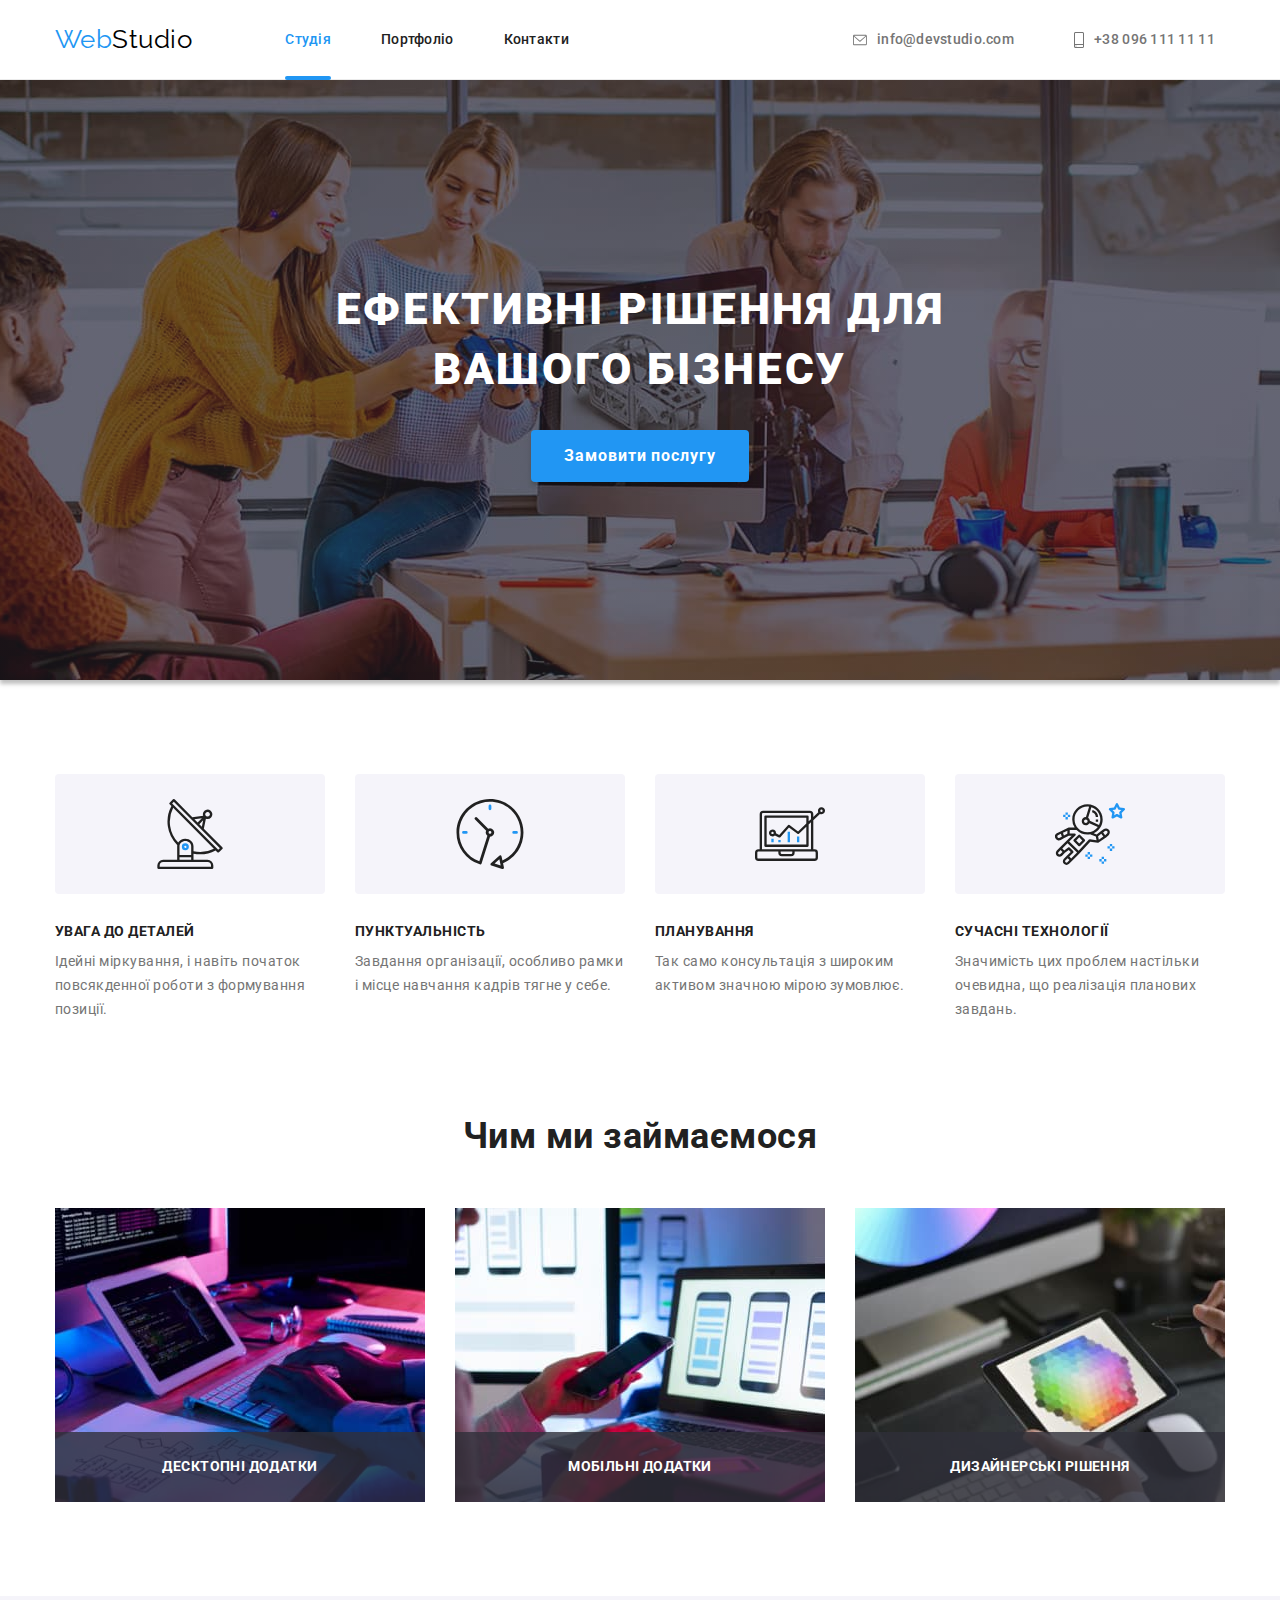
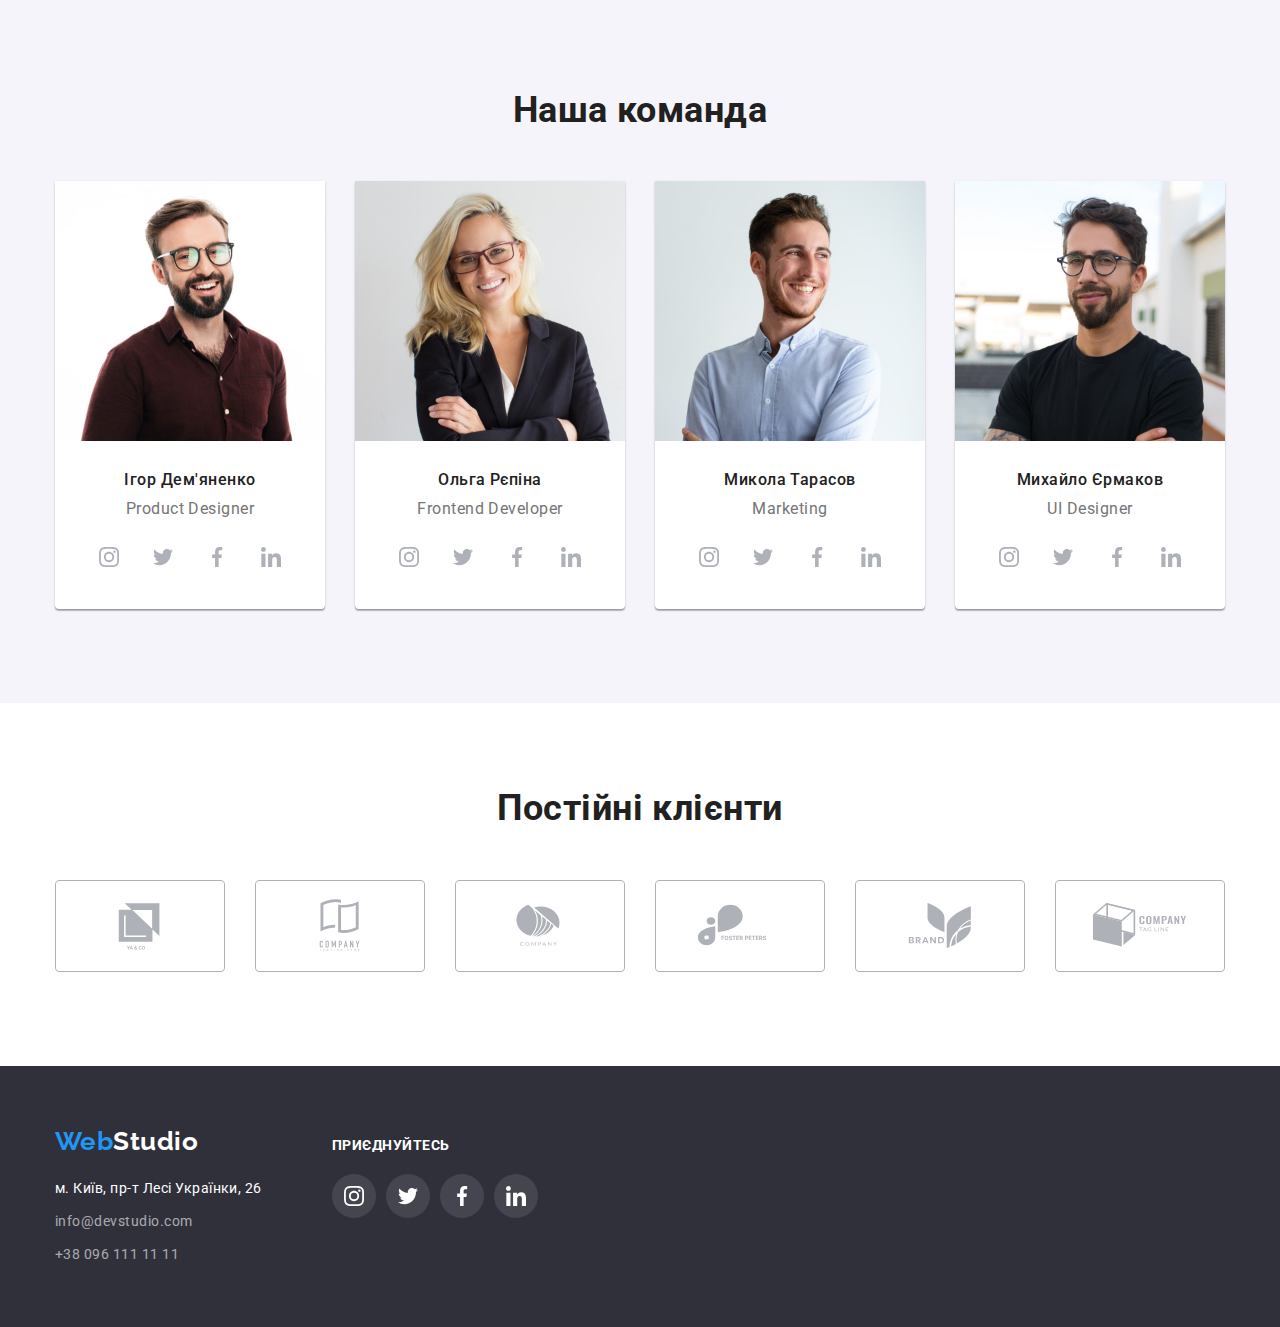
<file: index.html>
<!DOCTYPE html>
<html lang="uk">
  <head>
    <meta charset="UTF-8" />
    <meta http-equiv="X-UA-Compatible" content="IE=edge" />
    <meta name="viewport" content="width=device-width, initial-scale=1.0" />
    <title>Студія</title>
    <link rel="preconnect" href="https://fonts.googleapis.com" />
    <link rel="preconnect" href="https://fonts.gstatic.com" crossorigin />
    <link
      href="https://fonts.googleapis.com/css2?family=Raleway:wght@700&family=Roboto:wght@400;500;700;900&display=swap"
      rel="stylesheet"
    />
    <link
      rel="stylesheet"
      href="https://cdnjs.cloudflare.com/ajax/libs/modern-normalize/1.1.0/modern-normalize.min.css"
    />
    <link rel="stylesheet" href="./css/styles.css" />
  </head>
  <body>
    <!--Section header-->
    <header class="page-header">
      <div class="container">
        <div class="main-site">
          <nav class="main-nav">
            <a href="./index.html" class="logo link"><span class="logo-web">Web</span>Studio</a>
            <ul class="site-nav list">
              <li class="item">
                <a href="./index.html" class="link current">Студія</a>
              </li>
              <li class="item">
                <a href="./portfolio.html" class="link">Портфоліо</a>
              </li>
              <li class="item">
                <a href="" class="link">Контакти</a>
              </li>
            </ul>
          </nav>
          <ul class="auth-nav list">
            <li class="item social-item">
              <a
                href="mailto:info@devstudio.com"
                target="_blank"
                rel="noopener noreferrer nofollow"
                class="auth-social-link link"
                ><svg class="auth-icon" width="16" height="12">
                  <use href="./images/icons.svg#icon-mail"></use>
                </svg>
                info@devstudio.com</a
              >
            </li>
            <li class="item social-item">
              <a
                href="tel:+380961111111"
                target="_blank"
                rel="noopener noreferrer nofollow"
                class="auth-social-link link"
                ><svg class="auth-icon" width="10" height="16">
                  <use href="./images/icons.svg#icon-phone"></use>
                </svg>
                +38 096 111 11 11</a
              >
            </li>
          </ul>
        </div>
      </div>
    </header>
    <!--Section hero-->
    <main>
      <section class="hero section">
        <div class="container">
          <h1 class="hero-title">Ефективні рішення для вашого бізнесу</h1>
          <button type="button" class="hero-button" data-modal-open>Замовити послугу</button>
        </div>
      </section>
      <!--Section переваги-->
      <section class="adjectives section">
        <div class="container">
          <h2 class="visually-hidden">Переваги</h2>
          <ul class="adjectives-list list">
            <li class="adjectives-item">
              <div class="adjectives-svg">
                <svg class="adjectives-icon" width="70" height="70">
                  <use href="./images/icons.svg#icon-antenna"></use>
                </svg>
              </div>
              <h3 class="adjectives-title">УВАГА ДО ДЕТАЛЕЙ</h3>
              <p class="adjectives-text">
                Ідейні міркування, і навіть початок повсякденної роботи з формування позиції.
              </p>
            </li>
            <li class="adjectives-item">
              <div class="adjectives-svg">
                <svg class="adjectives-icon" width="70" height="70">
                  <use href="./images/icons.svg#icon-clock"></use>
                </svg>
              </div>
              <h3 class="adjectives-title">ПУНКТУАЛЬНІСТЬ</h3>
              <p class="adjectives-text">
                Завдання організації, особливо рамки і місце навчання кадрів тягне у себе.
              </p>
            </li>
            <li class="adjectives-item">
              <div class="adjectives-svg">
                <svg class="adjectives-icon" width="70" height="70">
                  <use href="./images/icons.svg#icon-diagram"></use>
                </svg>
              </div>
              <h3 class="adjectives-title">ПЛАНУВАННЯ</h3>
              <p class="adjectives-text">
                Так само консультація з широким активом значною мірою зумовлює.
              </p>
            </li>
            <li class="adjectives-item">
              <div class="adjectives-svg">
                <svg class="adjectives-icon" width="70" height="70">
                  <use href="./images/icons.svg#icon-astronaut"></use>
                </svg>
              </div>
              <h3 class="adjectives-title">СУЧАСНІ ТЕХНОЛОГІЇ</h3>
              <p class="adjectives-text">
                Значимість цих проблем настільки очевидна, що реалізація планових завдань.
              </p>
            </li>
          </ul>
        </div>
      </section>
      <!--Section чим ми займаємося-->
      <section class="works section">
        <div class="container">
          <h2 class="works-title">Чим ми займаємося</h2>
          <ul class="works-type list">
            <li class="item">
              <div class="thumb">
                <img
                  class="photo"
                  src="./images/page-studiya/photo-01.jpg"
                  alt="людина печатає на клавіатурі"
                  width="370"
                />
                <p class="label">Десктопні додатки</p>
              </div>
            </li>
            <li class="item">
              <div class="thumb">
                <img
                  class="photo"
                  src="./images/page-studiya/photo-02.jpg"
                  alt="людина тримає в руках телефон"
                  width="370"
                />
                <p class="label">Мобільні додатки</p>
              </div>
            </li>
            <li class="item">
              <div class="thumb">
                <img
                  class="photo"
                  src="./images/page-studiya/photo-03.jpg"
                  alt="людина обираю колір на девайсі"
                  width="370"
                />
                <p class="label">Дизайнерські рішення</p>
              </div>
            </li>
          </ul>
        </div>
      </section>
      <!--Section наша команда-->
      <section class="team section">
        <div class="container">
          <h2 class="team-title">Наша команда</h2>
          <ul class="team-type list">
            <li class="team-type-item">
              <img
                class="team-photo"
                src="./images/page-studiya/photo-04.jpg"
                alt="хлопець посміхається"
                width="270"
              />
              <h3 class="team-title-name">Ігор Дем'яненко</h3>
              <p class="team-text">Product Designer</p>
              <!--socials elements-->
              <ul class="socials-list list">
                <li class="socials-item">
                  <a
                    class="socials-link"
                    href=""
                    target="_blank"
                    rel="noopener norefferrer"
                    aria-label="Instagram"
                  >
                    <svg class="socials-icon" width="20" height="20">
                      <use href="./images/icons.svg#icon-instagram"></use>
                    </svg>
                  </a>
                </li>
                <li class="socials-item">
                  <a
                    class="socials-link"
                    href=""
                    target="_blank"
                    rel="noopener norefferrer"
                    aria-label="Twitter"
                  >
                    <svg class="socials-icon" width="20" height="20">
                      <use href="./images/icons.svg#icon-twitter"></use>
                    </svg>
                  </a>
                </li>
                <li class="socials-item">
                  <a
                    class="socials-link"
                    href=""
                    target="_blank"
                    rel="noopener norefferrer"
                    aria-label="Facebook"
                  >
                    <svg class="socials-icon" width="20" height="20">
                      <use href="./images/icons.svg#icon-facebook"></use>
                    </svg>
                  </a>
                </li>
                <li class="socials-item">
                  <a
                    class="socials-link"
                    href=""
                    target="_blank"
                    rel="noopener norefferrer"
                    aria-label="Linkedin"
                  >
                    <svg class="socials-icon" width="20" height="20">
                      <use href="./images/icons.svg#icon-linkedin"></use>
                    </svg>
                  </a>
                </li>
              </ul>
            </li>
            <li class="team-type-item">
              <img
                class="team-photo"
                src="./images/page-studiya/photo-05.jpg"
                alt="дівчина посміхається"
                width="270"
              />
              <h3 class="team-title-name">Ольга Рєпіна</h3>
              <p class="team-text">Frontend Developer</p>
              <!--socials elements-->
              <ul class="socials-list list">
                <li class="socials-item">
                  <a
                    class="socials-link"
                    href=""
                    target="_blank"
                    rel="noopener norefferrer"
                    aria-label="Instagram"
                  >
                    <svg class="socials-icon" width="20" height="20">
                      <use href="./images/icons.svg#icon-instagram"></use>
                    </svg>
                  </a>
                </li>
                <li class="socials-item">
                  <a
                    class="socials-link"
                    href=""
                    target="_blank"
                    rel="noopener norefferrer"
                    aria-label="Twitter"
                  >
                    <svg class="socials-icon" width="20" height="20">
                      <use href="./images/icons.svg#icon-twitter"></use>
                    </svg>
                  </a>
                </li>
                <li class="socials-item">
                  <a
                    class="socials-link"
                    href=""
                    target="_blank"
                    rel="noopener norefferrer"
                    aria-label="Facebook"
                  >
                    <svg class="socials-icon" width="20" height="20">
                      <use href="./images/icons.svg#icon-facebook"></use>
                    </svg>
                  </a>
                </li>
                <li class="socials-item">
                  <a
                    class="socials-link"
                    href=""
                    target="_blank"
                    rel="noopener norefferrer"
                    aria-label="Linkedin"
                  >
                    <svg class="socials-icon" width="20" height="20">
                      <use href="./images/icons.svg#icon-linkedin"></use>
                    </svg>
                  </a>
                </li>
              </ul>
            </li>
            <li class="team-type-item">
              <img
                class="team-photo"
                src="./images/page-studiya/photo-06.jpg"
                alt="хлопець посміхається"
                width="270"
              />
              <h3 class="team-title-name">Микола Тарасов</h3>
              <p class="team-text">Marketing</p>
              <!--socials elements-->
              <ul class="socials-list list">
                <li class="socials-item">
                  <a
                    class="socials-link"
                    href=""
                    target="_blank"
                    rel="noopener norefferrer"
                    aria-label="Instagram"
                  >
                    <svg class="socials-icon" width="20" height="20">
                      <use href="./images/icons.svg#icon-instagram"></use>
                    </svg>
                  </a>
                </li>
                <li class="socials-item">
                  <a
                    class="socials-link"
                    href=""
                    target="_blank"
                    rel="noopener norefferrer"
                    aria-label="Twitter"
                  >
                    <svg class="socials-icon" width="20" height="20">
                      <use href="./images/icons.svg#icon-twitter"></use>
                    </svg>
                  </a>
                </li>
                <li class="socials-item">
                  <a
                    class="socials-link"
                    href=""
                    target="_blank"
                    rel="noopener norefferrer"
                    aria-label="Facebook"
                  >
                    <svg class="socials-icon" width="20" height="20">
                      <use href="./images/icons.svg#icon-facebook"></use>
                    </svg>
                  </a>
                </li>
                <li class="socials-item">
                  <a
                    class="socials-link"
                    href=""
                    target="_blank"
                    rel="noopener norefferrer"
                    aria-label="Linkedin"
                  >
                    <svg class="socials-icon" width="20" height="20">
                      <use href="./images/icons.svg#icon-linkedin"></use>
                    </svg>
                  </a>
                </li>
              </ul>
            </li>
            <li class="team-type-item">
              <img
                class="team-photo"
                src="./images/page-studiya/photo-07.jpg"
                alt="хлопець посміхається"
                width="270"
              />
              <h3 class="team-title-name">Михайло Єрмаков</h3>
              <p class="team-text">UI Designer</p>
              <!--socials elements-->
              <ul class="socials-list list">
                <li class="socials-item">
                  <a
                    class="socials-link"
                    href=""
                    target="_blank"
                    rel="noopener norefferrer"
                    aria-label="Instagram"
                  >
                    <svg class="socials-icon" width="20" height="20">
                      <use href="./images/icons.svg#icon-instagram"></use>
                    </svg>
                  </a>
                </li>
                <li class="socials-item">
                  <a
                    class="socials-link"
                    href=""
                    target="_blank"
                    rel="noopener norefferrer"
                    aria-label="Twitter"
                  >
                    <svg class="socials-icon" width="20" height="20">
                      <use href="./images/icons.svg#icon-twitter"></use>
                    </svg>
                  </a>
                </li>
                <li class="socials-item">
                  <a
                    class="socials-link"
                    href=""
                    target="_blank"
                    rel="noopener norefferrer"
                    aria-label="Facebook"
                  >
                    <svg class="socials-icon" width="20" height="20">
                      <use href="./images/icons.svg#icon-facebook"></use>
                    </svg>
                  </a>
                </li>
                <li class="socials-item">
                  <a
                    class="socials-link"
                    href=""
                    target="_blank"
                    rel="noopener norefferrer"
                    aria-label="Linkedin"
                  >
                    <svg class="socials-icon" width="20" height="20">
                      <use href="./images/icons.svg#icon-linkedin"></use>
                    </svg>
                  </a>
                </li>
              </ul>
              <!--socials elements-->
            </li>
          </ul>
        </div>
      </section>
      <!--section clients-->
      <section class="clients section">
        <div class="container">
          <h2 class="clients-title">Постійні клієнти</h2>
          <ul class="clients-list list">
            <li class="clients-item">
              <a class="clients-link" href="">
                <svg class="clients-icon" width="106" height="60">
                  <use href="./images/icons.svg#icon-client-1"></use>
                </svg>
              </a>
            </li>
            <li class="clients-item">
              <a class="clients-link" href="">
                <svg class="clients-icon" width="106" height="60">
                  <use href="./images/icons.svg#icon-client-2"></use>
                </svg>
              </a>
            </li>
            <li class="clients-item">
              <a class="clients-link" href="">
                <svg class="clients-icon" width="106" height="60">
                  <use href="./images/icons.svg#icon-client-3"></use>
                </svg>
              </a>
            </li>
            <li class="clients-item">
              <a class="clients-link" href="">
                <svg class="clients-icon" width="106" height="60">
                  <use href="./images/icons.svg#icon-client-4"></use>
                </svg>
              </a>
            </li>
            <li class="clients-item">
              <a class="clients-link" href="">
                <svg class="clients-icon" width="106" height="60">
                  <use href="./images/icons.svg#icon-client-5"></use>
                </svg>
              </a>
            </li>
            <li class="clients-item">
              <a class="clients-link" href="">
                <svg class="clients-icon" width="106" height="60">
                  <use href="./images/icons.svg#icon-client-6"></use>
                </svg>
              </a>
            </li>
          </ul>
        </div>
      </section>
    </main>
    <footer class="footer">
      <div class="container">
        <div class="footer-wrapper">
          <div class="footer-address">
            <a href="./index.html" class="footer-logo link"
              ><span class="footer-logo-web">Web</span>Studio</a
            >
            <address class="address">
              <ul class="address-list list">
                <li class="adress-list-item">
                  <a
                    class="address-text link"
                    href="https://goo.gl/maps/JUPpin5RbH5UVB4i6"
                    target="_blank"
                    rel="noopener noreferrer"
                  >
                    м. Київ, пр-т Лесі Українки, 26</a
                  >
                </li>
                <li class="adress-list-item">
                  <a
                    class="address-mail link"
                    href="mailto:info@devstudio.com"
                    target="_blank"
                    rel="noopener noreferrer nofollow"
                    >info@devstudio.com</a
                  >
                </li>
                <li class="adress-list-item">
                  <a
                    class="address-tel link"
                    href="tel:+380961111111"
                    target="_blank"
                    rel="noopener noreferrer nofollow"
                    >+38 096 111 11 11</a
                  >
                </li>
              </ul>
            </address>
          </div>
          <div class="footer-icon">
            <h3 class="footer-subtitle">приєднуйтесь</h3>
            <ul class="socials-list list">
              <li class="socials-item">
                <a
                  class="socials-link icon-dark-bg"
                  href=""
                  target="_blank"
                  rel="noopener norefferrer"
                  aria-label="Instagram"
                >
                  <svg class="socials-icon" width="20" height="20">
                    <use href="./images/icons.svg#icon-instagram"></use>
                  </svg>
                </a>
              </li>
              <li class="socials-item">
                <a
                  class="socials-link icon-dark-bg"
                  href=""
                  target="_blank"
                  rel="noopener norefferrer"
                  aria-label="Twitter"
                >
                  <svg class="socials-icon" width="20" height="20">
                    <use href="./images/icons.svg#icon-twitter"></use>
                  </svg>
                </a>
              </li>
              <li class="socials-item">
                <a
                  class="socials-link icon-dark-bg"
                  href=""
                  target="_blank"
                  rel="noopener norefferrer"
                  aria-label="Facebook"
                >
                  <svg class="socials-icon" width="20" height="20">
                    <use href="./images/icons.svg#icon-facebook"></use>
                  </svg>
                </a>
              </li>
              <li class="socials-item">
                <a
                  class="socials-link icon-dark-bg"
                  href=""
                  target="_blank"
                  rel="noopener norefferrer"
                  aria-label="Linkedin"
                >
                  <svg class="socials-icon" width="20" height="20">
                    <use href="./images/icons.svg#icon-linkedin"></use>
                  </svg>
                </a>
              </li>
            </ul>
          </div>
        </div>
      </div>
    </footer>
    <div class="backdrop is-hidden" data-modal>
      <div class="modal">
        <button type="button" class="hero-button-close" data-modal-close>
          <svg class="icon-close" width="18" height="18">
            <use href="./images/icons.svg#icon-close"></use>
          </svg>
        </button>
      </div>
    </div>
    <script src="./js/modal.js"></script>
  </body>
</html>
</file>
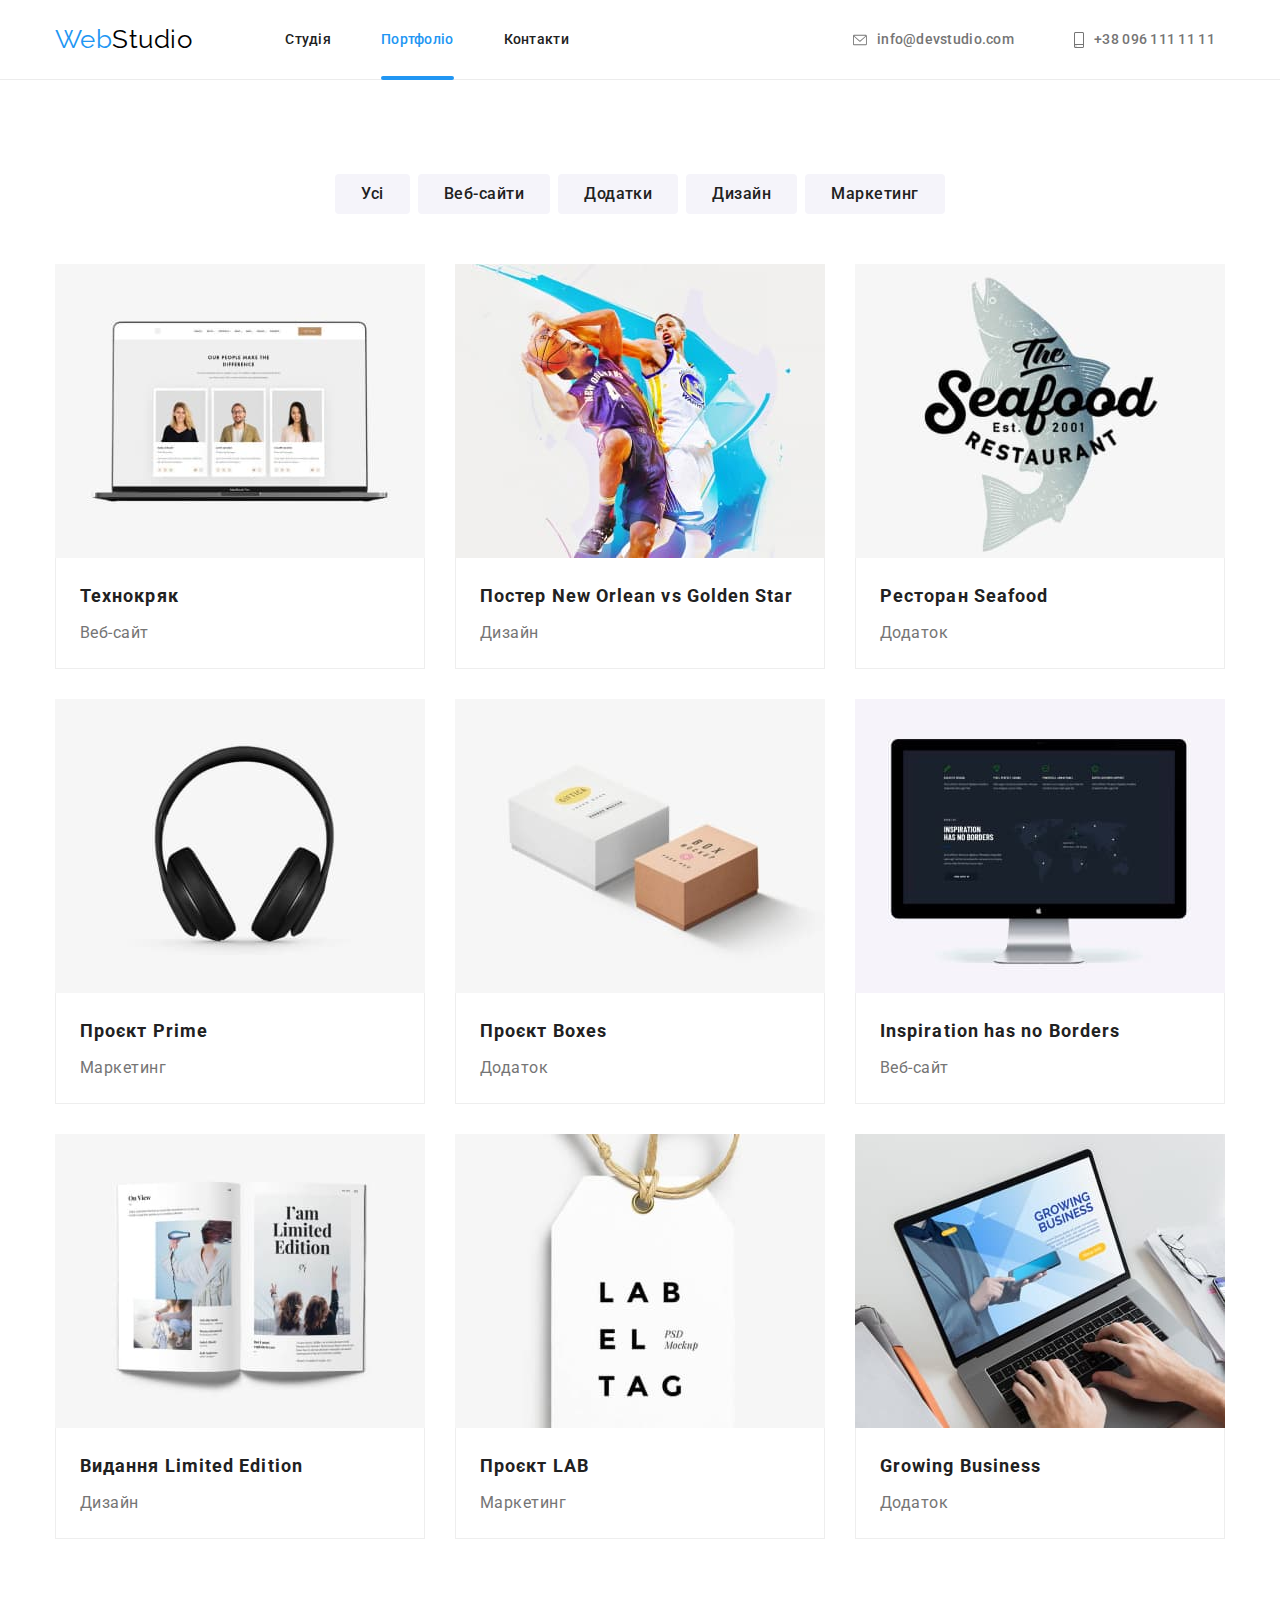
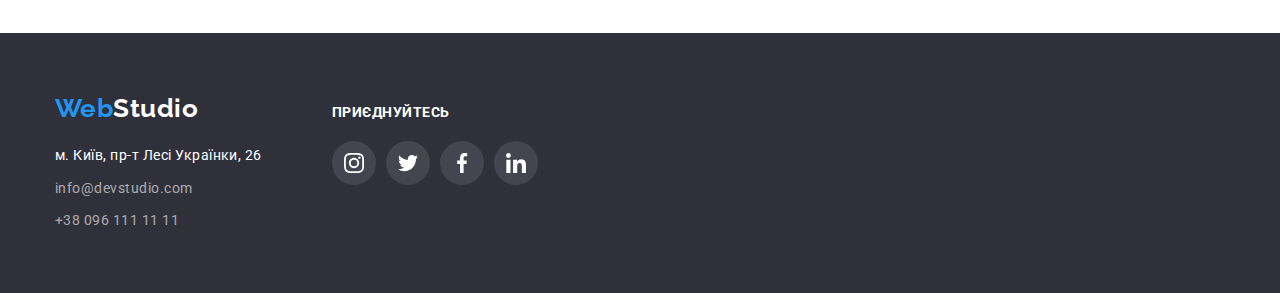
<file: portfolio.html>
<!DOCTYPE html>
<html lang="uk">
  <head>
    <meta charset="UTF-8" />
    <meta http-equiv="X-UA-Compatible" content="IE=edge" />
    <meta name="viewport" content="width=device-width, initial-scale=1.0" />
    <title>Портфоліо</title>
    <link rel="preconnect" href="https://fonts.googleapis.com" />
    <link rel="preconnect" href="https://fonts.gstatic.com" crossorigin />
    <link
      href="https://fonts.googleapis.com/css2?family=Raleway:wght@700&family=Roboto:wght@400;500;700;900&display=swap"
      rel="stylesheet"
    />
    <link
      rel="stylesheet"
      href="https://cdnjs.cloudflare.com/ajax/libs/modern-normalize/1.1.0/modern-normalize.min.css"
    />
    <link rel="stylesheet" href="./css/styles.css" />
  </head>
  <body>
    <!--Section header-->
    <header class="page-header">
      <div class="container">
        <div class="main-site">
          <nav class="main-nav">
            <a href="./index.html" class="logo link"><span class="logo-web">Web</span>Studio</a>
            <ul class="site-nav list">
              <li class="item">
                <a href="./index.html" class="link">Студія</a>
              </li>
              <li class="item">
                <a href="./portfolio.html" class="link current">Портфоліо</a>
              </li>
              <li class="item">
                <a href="#" class="link">Контакти</a>
              </li>
            </ul>
          </nav>
          <ul class="auth-nav list">
            <li class="item social-item">
              <a
                href="mailto:info@devstudio.com"
                target="_blank"
                rel="noopener noreferrer nofollow"
                class="auth-social-link link"
                ><svg class="auth-icon" width="16" height="12">
                  <use href="./images/icons.svg#icon-mail"></use>
                </svg>
                info@devstudio.com</a
              >
            </li>
            <li class="item social-item">
              <a
                href="tel:+380961111111"
                target="_blank"
                rel="noopener noreferrer nofollow"
                class="auth-social-link link"
                ><svg class="auth-icon" width="10" height="16">
                  <use href="./images/icons.svg#icon-phone"></use>
                </svg>
                +38 096 111 11 11</a
              >
            </li>
          </ul>
        </div>
      </div>
    </header>
    <!--Section main-->
    <main>
      <!--Section proposition-->
      <section class="proposition section">
        <div class="container">
          <h1 class="visually-hidden">Види послуг</h1>
          <ul class="button-list list">
            <li class="item">
              <button type="button" class="btn">Усі</button>
            </li>
            <li class="item">
              <button type="button" class="btn">Веб-сайти</button>
            </li>
            <li class="item">
              <button type="button" class="btn">Додатки</button>
            </li>
            <li class="item">
              <button type="button" class="btn">Дизайн</button>
            </li>
            <li class="item">
              <button type="button" class="btn">Маркетинг</button>
            </li>
          </ul>
          <ul class="proposition-list list">
            <li class="proposition-item">
              <a href="#" class="proposition-link link">
                <img
                  class="proposition-img"
                  src="./images/page-portfolio/web-page.jpg"
                  alt="приклад сторінки сайту"
                  width="370"
                />
                <div class="proposition-overlay">
                  <p class="proposition-descr">
                    Ресурс пропонує комплексні пропозиції з різним рівнем функціоналу та сервісів.
                    Все це дозволить відвідувачу отримати вичерпні відомості про компанію чи
                    приватну особу.
                  </p>
                </div>
                <div class="proposition-border">
                  <h2 class="proposition-title">Технокряк</h2>
                  <p class="proposition-text">Веб-сайт</p>
                </div>
              </a>
            </li>
            <li class="proposition-item">
              <a href="#" class="proposition-link link">
                <img
                  class="proposition-img"
                  src="./images/page-portfolio/poster-ph.jpg"
                  alt="приклад сторінки сайту"
                  width="370"
                />
                <div class="proposition-overlay">
                  <p class="proposition-descr">
                    Ресурс пропонує комплексні пропозиції з різним рівнем функціоналу та сервісів.
                    Все це дозволить відвідувачу отримати вичерпні відомості про компанію чи
                    приватну особу.
                  </p>
                </div>
                <div class="proposition-border">
                  <h2 class="proposition-title">Постер New Orlean vs Golden Star</h2>
                  <p class="proposition-text">Дизайн</p>
                </div>
              </a>
            </li>
            <li class="proposition-item">
              <a href="#" class="proposition-link link">
                <img
                  class="proposition-img"
                  src="./images/page-portfolio/emblem-ph.jpg"
                  alt="приклад сторінки сайту"
                  width="370"
                />
                <div class="proposition-overlay">
                  <p class="proposition-descr">
                    Ресурс пропонує комплексні пропозиції з різним рівнем функціоналу та сервісів.
                    Все це дозволить відвідувачу отримати вичерпні відомості про компанію чи
                    приватну особу.
                  </p>
                </div>
                <div class="proposition-border">
                  <h2 class="proposition-title">Ресторан Seafood</h2>
                  <p class="proposition-text">Додаток</p>
                </div>
              </a>
            </li>
            <li class="proposition-item">
              <a href="#" class="proposition-link link">
                <img
                  class="proposition-img"
                  src="./images/page-portfolio/headphones-ph.jpg"
                  alt="приклад сторінки сайту"
                  width="370"
                />
                <div class="proposition-overlay">
                  <p class="proposition-descr">
                    Ресурс пропонує комплексні пропозиції з різним рівнем функціоналу та сервісів.
                    Все це дозволить відвідувачу отримати вичерпні відомості про компанію чи
                    приватну особу.
                  </p>
                </div>
                <div class="proposition-border">
                  <h2 class="proposition-title">Проєкт Prime</h2>
                  <p class="proposition-text">Маркетинг</p>
                </div>
              </a>
            </li>
            <li class="proposition-item">
              <a href="#" class="proposition-link link">
                <img
                  class="proposition-img"
                  src="./images/page-portfolio/boxes-ph.jpg"
                  alt="приклад сторінки сайту"
                  width="370"
                />
                <div class="proposition-overlay">
                  <p class="proposition-descr">
                    Ресурс пропонує комплексні пропозиції з різним рівнем функціоналу та сервісів.
                    Все це дозволить відвідувачу отримати вичерпні відомості про компанію чи
                    приватну особу.
                  </p>
                </div>
                <div class="proposition-border">
                  <h2 class="proposition-title">Проєкт Boxes</h2>
                  <p class="proposition-text">Додаток</p>
                </div>
              </a>
            </li>
            <li class="proposition-item">
              <a href="#" class="proposition-link link">
                <img
                  class="proposition-img"
                  src="./images/page-portfolio/screen-ph.jpg"
                  alt="приклад сторінки сайту"
                  width="370"
                />
                <div class="proposition-overlay">
                  <p class="proposition-descr">
                    Ресурс пропонує комплексні пропозиції з різним рівнем функціоналу та сервісів.
                    Все це дозволить відвідувачу отримати вичерпні відомості про компанію чи
                    приватну особу.
                  </p>
                </div>
                <div class="proposition-border">
                  <h2 class="proposition-title">Inspiration has no Borders</h2>
                  <p class="proposition-text">Веб-сайт</p>
                </div>
              </a>
            </li>
            <li class="proposition-item">
              <a href="#" class="proposition-link link">
                <img
                  class="proposition-img"
                  src="./images/page-portfolio/magazine-ph.jpg"
                  alt="приклад сторінки сайту"
                  width="370"
                />
                <div class="proposition-overlay">
                  <p class="proposition-descr">
                    Ресурс пропонує комплексні пропозиції з різним рівнем функціоналу та сервісів.
                    Все це дозволить відвідувачу отримати вичерпні відомості про компанію чи
                    приватну особу.
                  </p>
                </div>
                <div class="proposition-border">
                  <h2 class="proposition-title">Видання Limited Edition</h2>
                  <p class="proposition-text">Дизайн</p>
                </div>
              </a>
            </li>
            <li class="proposition-item">
              <a href="#" class="proposition-link link">
                <img
                  class="proposition-img"
                  src="./images/page-portfolio/label-ph.jpg"
                  alt="приклад сторінки сайту"
                  width="370"
                />
                <div class="proposition-overlay">
                  <p class="proposition-descr">
                    Ресурс пропонує комплексні пропозиції з різним рівнем функціоналу та сервісів.
                    Все це дозволить відвідувачу отримати вичерпні відомості про компанію чи
                    приватну особу.
                  </p>
                </div>
                <div class="proposition-border">
                  <h2 class="proposition-title">Проєкт LAB</h2>
                  <p class="proposition-text">Маркетинг</p>
                </div>
              </a>
            </li>
            <li class="proposition-item">
              <a href="#" class="proposition-link link">
                <img
                  class="proposition-img"
                  src="./images/page-portfolio/laptop-ph.jpg"
                  alt="приклад сторінки сайту"
                  width="370"
                />
                <div class="proposition-overlay">
                  <p class="proposition-descr">
                    Ресурс пропонує комплексні пропозиції з різним рівнем функціоналу та сервісів.
                    Все це дозволить відвідувачу отримати вичерпні відомості про компанію чи
                    приватну особу.
                  </p>
                </div>
                <div class="proposition-border">
                  <h2 class="proposition-title">Growing Business</h2>
                  <p class="proposition-text">Додаток</p>
                </div>
              </a>
            </li>
          </ul>
        </div>
      </section>
    </main>
    <footer class="footer">
      <div class="container">
        <div class="footer-wrapper">
          <div class="footer-address">
            <a href="./portfolio.html" class="footer-logo link"
              ><span class="footer-logo-web">Web</span>Studio</a
            >
            <address class="address">
              <ul class="address-list list">
                <li class="adress-list-item">
                  <a
                    class="address-text link"
                    href="https://goo.gl/maps/JUPpin5RbH5UVB4i6"
                    target="_blank"
                    rel="noopener noreferrer"
                  >
                    м. Київ, пр-т Лесі Українки, 26</a
                  >
                </li>
                <li class="adress-list-item">
                  <a
                    class="address-mail link"
                    href="mailto:info@devstudio.com"
                    target="_blank"
                    rel="noopener noreferrer nofollow"
                    >info@devstudio.com</a
                  >
                </li>
                <li class="adress-list-item">
                  <a
                    class="address-tel link"
                    href="tel:+380961111111"
                    target="_blank"
                    rel="noopener noreferrer nofollow"
                    >+38 096 111 11 11</a
                  >
                </li>
              </ul>
            </address>
          </div>
          <div class="footer-icon">
            <h3 class="footer-subtitle">приєднуйтесь</h3>
            <ul class="socials-list list">
              <li class="socials-item">
                <a
                  class="socials-link icon-dark-bg"
                  href=""
                  target="_blank"
                  rel="noopener norefferrer"
                  aria-label="Instagram"
                >
                  <svg class="socials-icon" width="20" height="20">
                    <use href="./images/icons.svg#icon-instagram"></use>
                  </svg>
                </a>
              </li>
              <li class="socials-item">
                <a
                  class="socials-link icon-dark-bg"
                  href=""
                  target="_blank"
                  rel="noopener norefferrer"
                  aria-label="Twitter"
                >
                  <svg class="socials-icon" width="20" height="20">
                    <use href="./images/icons.svg#icon-twitter"></use>
                  </svg>
                </a>
              </li>
              <li class="socials-item">
                <a
                  class="socials-link icon-dark-bg"
                  href=""
                  target="_blank"
                  rel="noopener norefferrer"
                  aria-label="Facebook"
                >
                  <svg class="socials-icon" width="20" height="20">
                    <use href="./images/icons.svg#icon-facebook"></use>
                  </svg>
                </a>
              </li>
              <li class="socials-item">
                <a
                  class="socials-link icon-dark-bg"
                  href=""
                  target="_blank"
                  rel="noopener norefferrer"
                  aria-label="Linkedin"
                >
                  <svg class="socials-icon" width="20" height="20">
                    <use href="./images/icons.svg#icon-linkedin"></use>
                  </svg>
                </a>
              </li>
            </ul>
          </div>
        </div>
      </div>
    </footer>
  </body>
</html>
</file>
<file: css/styles.css>
/*html {
  box-sizing: border-box;
}

*,
*::before,
*::after {
  box-sizing: inherit;
}*/
:root {
  --primary-text-color: #757575;
  --secondary-text-color: #212121;
  --accent-text-color: #2196f3;
  --white-text-color: #ffffff;
  --black-text-color: #000000;
  --primary-background-color: #ffffff;
  --secondary-background-color: #f5f4fa;
  --accent-background-color: #2196f3;
  --footer-background-color: #2f303a;
  --logo-font-family: 'Raleway', 'cursive';
  --trns-fast: 250ms cubic-bezier(0.4, 0, 0.2, 1);
}
body {
  background-color: var(--primary-background-color);
  color: var(--primary-text-color);
  font-family: 'Roboto', sans-serif;
  font-style: normal;
  font-weight: 400;
  letter-spacing: 0.03em;
}
body.scroll-lock {
  overflow: hidden;
}
.container {
  width: 1200px;
  margin: 0 auto;
  padding-left: 15px;
  padding-right: 15px;
  /* outline: 1px dotted red; */
}
.section {
  padding-top: 94px;
  padding-bottom: 94px;
  margin-top: 0px;
  margin-bottom: 0px;
  /*outline: 1px dashed red;*/
}
h1,
h2,
h3,
h4,
h5,
h6,
ul,
p {
  padding: 0 0;
  margin: 0 0;
}
/* ----- section header -------*/
.list {
  list-style: none;
}
.link {
  display: block;
  text-decoration: none;
}
.link:hover,
.link:focus {
  color: var(--accent-text-color);
}
.page-header {
  height: 80px;
  border-bottom: 1px solid #ececec;
}
.logo {
  margin-right: 93px;
  padding-top: 24px;
  padding-bottom: 25px;
  color: var(--black-text-color);
  font-family: var(--logo-font-family);
  font-size: 26px;
  line-height: 1.2;
}
.logo-web {
  color: var(--accent-text-color);
}

.main-site {
  display: flex;
  align-items: center;
}
.main-nav {
  display: flex;
  align-items: center;
}
.site-nav {
  display: flex;
}
.site-nav .item {
  margin-right: 50px;
}
.site-nav .item:last-child {
  margin-right: 0px;
}
.site-nav .link {
  position: relative;
  display: block;
  padding: 32px 0px;

  color: var(--secondary-text-color);
  font-weight: 500;
  font-size: 14px;
  line-height: 1.14;
  letter-spacing: 0.02em;
  transition: color var(--trns-fast);
}
.site-nav .link.current::after {
  content: '';
  position: absolute;
  bottom: 0;
  left: 0;

  display: block;
  width: 100%;
  height: 4px;
  background: var(--accent-background-color);
  border-radius: 2px;
}

.site-nav .link:hover,
.site-nav .link:focus {
  color: var(--accent-text-color);
}
.site-nav .link.current {
  color: var(--accent-text-color);
}
.auth-nav {
  display: flex;
  align-items: center;
  margin-left: auto;
}
.auth-nav .item + .item {
  margin-left: 50px;
}
.auth-social-link {
  display: flex;
  padding: 32px 0px;
  align-items: center;
  justify-content: center;
  width: 161px;
  height: 16px;
  color: var(--primary-text-color);
  font-weight: 500;
  font-size: 14px;
  line-height: 1.14;
  letter-spacing: 0.02em;
  transition: color var(--trns-fast);
}
.auth-icon {
  margin-right: 10px;
  fill: currentColor;
  transition: color var(--trns-fast);
}
.auth-social-link:hover,
.auth-social-link:focus {
  color: var(--accent-text-color);
}

/*-------- section hero ----------*/
.hero {
  margin-left: auto;
  margin-right: auto;
  padding-top: 200px;
  padding-bottom: 200px;
  max-width: 1600px;
  height: 600px;
  text-align: center;
  background-color: #c4c4c4;
  background-image: linear-gradient(rgba(49, 47, 58, 0.4), rgba(49, 47, 58, 0.4)),
    url(../images/page-studiya/bg-hero.jpg);
  box-shadow: 0px 4px 4px rgba(0, 0, 0, 0.25);
  background-repeat: no-repeat;
  background-position: center;
  background-size: cover;
}
.hero-title {
  width: 696px;
  margin: auto;

  color: var(--white-text-color);
  font-weight: 900;
  font-size: 44px;
  line-height: 1.36;
  letter-spacing: 0.06em;
  text-transform: uppercase;
}
.hero-button {
  display: inline-block;
  margin-top: 30px;
  min-width: 216px;
  padding: 10px 32px;

  color: var(--white-text-color);
  font-family: inherit;
  font-weight: 700;
  font-size: 16px;
  line-height: 1.87;
  letter-spacing: 0.06em;
  text-align: center;
  background-color: var(--accent-background-color);
  box-shadow: 0px 4px 4px rgba(0, 0, 0, 0.15);
  border: 1px solid transparent;
  border-radius: 4px;
  transition: background-color var(--trns-fast);
}

.hero-button:hover,
.hero-button:focus,
.hero-button:active {
  cursor: pointer;
  background-color: #188ce8;
}
.backdrop {
  position: fixed;
  top: 0;
  left: 0;
  width: 100vw;
  height: 100vh;
  background-color: rgba(0, 0, 0, 0.2);

  opacity: 1;
  visibility: visible;
  pointer-events: initial;
  transition: opacity 1.2s, visibility 1s;
}
.backdrop.is-hidden {
  opacity: 0;
  visibility: hidden;
  pointer-events: none;
}
.modal {
  position: absolute;
  top: 50%;
  left: 50%;
  transform: translate(-50%, -50%);
  min-height: 581px;
  min-width: 528px;
  background-color: var(--primary-background-color);
  box-shadow: 0px 1px 3px rgba(0, 0, 0, 0.12), 0px 1px 1px rgba(0, 0, 0, 0.14),
    0px 2px 1px rgba(0, 0, 0, 0.2);
  border-radius: 4px;
}

.hero-button-close {
  position: absolute;
  top: 8px;
  right: 8px;

  width: 30px;
  height: 30px;
  padding: 6px;
  display: flex;
  justify-content: center;
  align-items: center;
  cursor: pointer;

  background-color: var(--primary-background-color);
  border-radius: 50%;
  border: 1px solid rgba(0, 0, 0, 0.1);
  box-shadow: 0px 1px 3px 0px rgba(0, 0, 0, 0.12), 0px 1px 1px 0px rgba(0, 0, 0, 0.14),
    0px 2px 1px 0px rgba(0, 0, 0, 0.2);
}
.icon-close {
  color: #000;
}
/* -----section adjectives-----*/
.visually-hidden {
  position: absolute;
  white-space: nowrap;
  width: 1px;
  height: 1px;
  overflow: hidden;
  border: 0;
  padding: 0;
  clip: rect(0 0 0 0);
  clip-path: inset(50%);
  margin: -1px;
}
.adjectives {
  padding-bottom: 0;
}
.adjectives-list {
  display: flex;
}
.adjectives-item {
  display: flex;
  flex-direction: column;
  flex-wrap: wrap;
  width: 270px;
}
.adjectives-svg {
  display: flex;
  margin-bottom: 30px;
  justify-content: center;
  align-items: center;
  width: 270px;
  height: 120px;
  background: var(--secondary-background-color);
  border-radius: 4px;
}
.adjectives-item:not(:last-child) {
  margin-right: 30px;
}
.adjectives-title {
  margin-bottom: 10px;
  color: var(--secondary-text-color);
  font-weight: 700;
  font-size: 14px;
  line-height: 1.14;
  text-transform: uppercase;
}
.adjectives-text {
  font-size: 14px;
  line-height: 1.71;
}
/* -------------sectiong works---------*/
.photo {
  display: block;
  margin-bottom: 0;
  padding-bottom: 0;
}
img {
  display: block;
}
.works-title,
.team-title,
.clients-title {
  font-weight: 700;
  font-size: 36px;
  line-height: 1.16;
  text-align: center;
  color: var(--secondary-text-color);
}
.works-type {
  display: flex;
  margin-top: 50px;
}
.works-type .item {
  display: flex;
}
.works-type .item + .item {
  margin-left: 30px;
}
.thumb {
  position: relative;
}
.label {
  position: absolute;
  left: 0;
  bottom: 0;
  display: flex;
  width: 100%;
  height: 70px;
  align-items: center;
  justify-content: center;

  font-weight: 700;
  font-size: 14px;
  line-height: 1.14;
  text-align: center;
  letter-spacing: 0.03em;
  text-transform: uppercase;
  color: var(--white-text-color);

  background: rgba(47, 48, 58, 0.8);
}
/* -------------sectiong team---------*/
.team {
  background-color: var(--secondary-background-color);
}
.team-type {
  display: flex;
}
.team-type-item {
  display: flex;
  margin-top: 50px;
  flex-direction: column;
  align-items: center;

  background: var(--primary-background-color);
  box-shadow: 0px 1px 3px rgba(0, 0, 0, 0.12), 0px 1px 1px rgba(0, 0, 0, 0.14),
    0px 2px 1px rgba(0, 0, 0, 0.2);
  border-radius: 0px 0px 4px 4px;
}
.team-type-item:not(:last-child) {
  margin-right: 30px;
}
.team-photo {
  margin-bottom: 30px;
}
.team-title-name {
  margin-bottom: 10px;
  color: var(--secondary-text-color);
  font-weight: 500;
  font-size: 16px;
  line-height: 1.18;
}
.team-text {
  margin-bottom: 16px;
  font-size: 16px;
  line-height: 1.18;
}
.socials-list {
  display: flex;
  justify-content: center;
  gap: 10px;
  margin-bottom: 30px;
}
.socials-link {
  display: flex;
  justify-content: center;
  align-items: center;
  width: 44px;
  height: 44px;
  color: #afb1b8;
  border-radius: 50%;
  background-color: transparent;
  transition: background-color var(--trns-fast);
}
.socials-icon {
  fill: currentColor;
  transition: fill var(--trns-fast);
}
.socials-link:hover,
.socials-link:focus {
  color: var(--white-text-color);
  background-color: var(--accent-background-color);
}

/* --------section clients------  */
.clients {
  padding-top: 85px;
}
.clients-list {
  display: flex;
  margin-top: 50px;
}
.clients-item {
  display: flex;
}
.clients-item:not(:last-child) {
  margin-right: 30px;
  color: #afb1b8;
}
.clients-link {
  display: flex;
  width: 170px;
  height: 92px;
  justify-content: center;
  align-items: center;
  color: #afb1b8;
  border: 1px solid #afb1b8;
  border-radius: 4px;
  transition: color var(--trns-fast), border var(--trns-fast);
}
.clients-link:hover,
.clients-link:focus {
  color: var(--accent-text-color);
  border: 1px solid var(--accent-text-color);
  border-radius: 4px;
}

.clients-icon {
  fill: #afb1b8;
  transition: fill var(--trns-fast);
}
.clients-icon:hover,
.clients-icon:focus {
  fill: var(--accent-text-color);
}
/* --------------footer-------------*/
.footer-wrapper {
  display: flex;
  align-items: baseline;
}
.footer-address {
  margin-right: 70px;
}
.footer {
  padding-top: 60px;
  padding-bottom: 60px;
  background-color: var(--footer-background-color);
}
.footer-logo {
  margin-bottom: 20px;

  font-family: var(--logo-font-family);
  font-weight: 700;
  font-size: 26px;
  line-height: 1.19;
  color: var(--white-text-color);
}
.footer-logo-web {
  color: var(--accent-text-color);
}
.address {
  font-style: normal;
  font-size: 14px;
  line-height: 1.71;
}
.address-text {
  color: var(--white-text-color);
  display: block;
}
.adress-list-item {
  margin-bottom: 9px;
}
.adress-list-item:last-child {
  margin: 0px;
}
.address-mail,
.address-tel {
  color: rgba(255, 255, 255, 0.6);
}
.footer-icon {
  display: flex;
  flex-direction: column;
  align-items: flex-start;
}
.icon-dark-bg {
  color: #fff;
  background-color: rgba(255, 255, 255, 0.1);
}
.footer-subtitle {
  margin-bottom: 20px;
  font-weight: 700;
  font-size: 14px;
  line-height: 1.14;
  text-transform: uppercase;
  color: var(--white-text-color);
}
/* ---------portfolio page---------*/
.btn {
  display: block;
  padding: 6px 25px;
  font-family: inherit;
  font-style: inherit;
  font-weight: 500;
  font-size: 16px;
  line-height: 1.62;
  text-align: center;
  letter-spacing: inherit;
  cursor: pointer;
  color: var(--secondary-text-color);
  background: var(--secondary-background-color);
  border-radius: 4px;
  border: 1px solid transparent;
  transition: color var(--trns-fast), background-color var(--trns-fast), box-shadow var(--trns-fast);
}
.btn:hover,
.btn:focus,
.btn:active {
  display: block;
  font-family: inherit;
  font-style: inherit;
  font-weight: 500;
  font-size: 16px;
  line-height: 1.62;
  text-align: center;
  letter-spacing: inherit;
  cursor: pointer;
  color: var(--white-text-color);
  background-color: var(--accent-background-color);
  box-shadow: 0px 3px 1px rgba(0, 0, 0, 0.1), 0px 1px 2px rgba(0, 0, 0, 0.08),
    0px 2px 2px rgba(0, 0, 0, 0.12);
  border-radius: 4px;
  border: 1px solid transparent;
}
.button-list .item {
  display: flex;
  flex-direction: column;
}
.button-list .item + .item {
  margin-left: 8px;
  padding-bottom: 16px;
}
.button-list {
  display: flex;
  justify-content: center;
  margin-bottom: 34px;
}
/* ----proposition grid----- */
.proposition-list {
  display: flex;
  flex-wrap: wrap;
  gap: 30px;
}

.proposition-link {
  position: relative;
  display: flex;
  flex-direction: column;
  align-items: flex-start;
  transition: box-shadow var(--trns-fast);
  overflow: hidden;
}
.proposition-link:hover {
  box-shadow: 0px 1px 1px rgba(0, 0, 0, 0.12), 0px 4px 4px rgba(0, 0, 0, 0.06),
    1px 4px 6px rgba(0, 0, 0, 0.16);
}
.proposition-link:hover .proposition-overlay {
  transform: translateY(0);
}
.proposition-overlay {
  position: absolute;
  top: 0;
  left: 0;
  transform: translateY(405px);

  display: flex;
  padding: 63px 24px 173px;
  width: 100%;
  height: 100%;
  background-color: rgba(33, 150, 243, 0.9);
  transition: transform var(--trns-fast);
}
.proposition-descr {
  display: inline-block;
  width: 322px;
  height: 168px;
  font-weight: 400;
  font-size: 18px;
  line-height: 1, 56;
  letter-spacing: 0.03em;
  color: var(--white-text-color);
}

.proposition-border:nth-last-child(-n + 3) {
  margin-bottom: 0;
}
.proposition-border {
  z-index: 1;
  width: 370px;
  border: 1px solid #eee;
  border-top: 0;
  background-color: var(--primary-background-color);
}

.proposition-title {
  margin-left: 24px;
  margin-right: 24px;
  padding-top: 20px;
  margin-bottom: 4px;
  font-weight: 700;
  font-size: 18px;
  line-height: 2;
  letter-spacing: 0.06em;
  color: var(--secondary-text-color);
}
.proposition-text {
  margin-bottom: 20px;
  margin-left: 24px;
  margin-right: 24px;
  font-size: 16px;
  line-height: 1.87;
  color: var(--primary-text-color);
}
</file>
